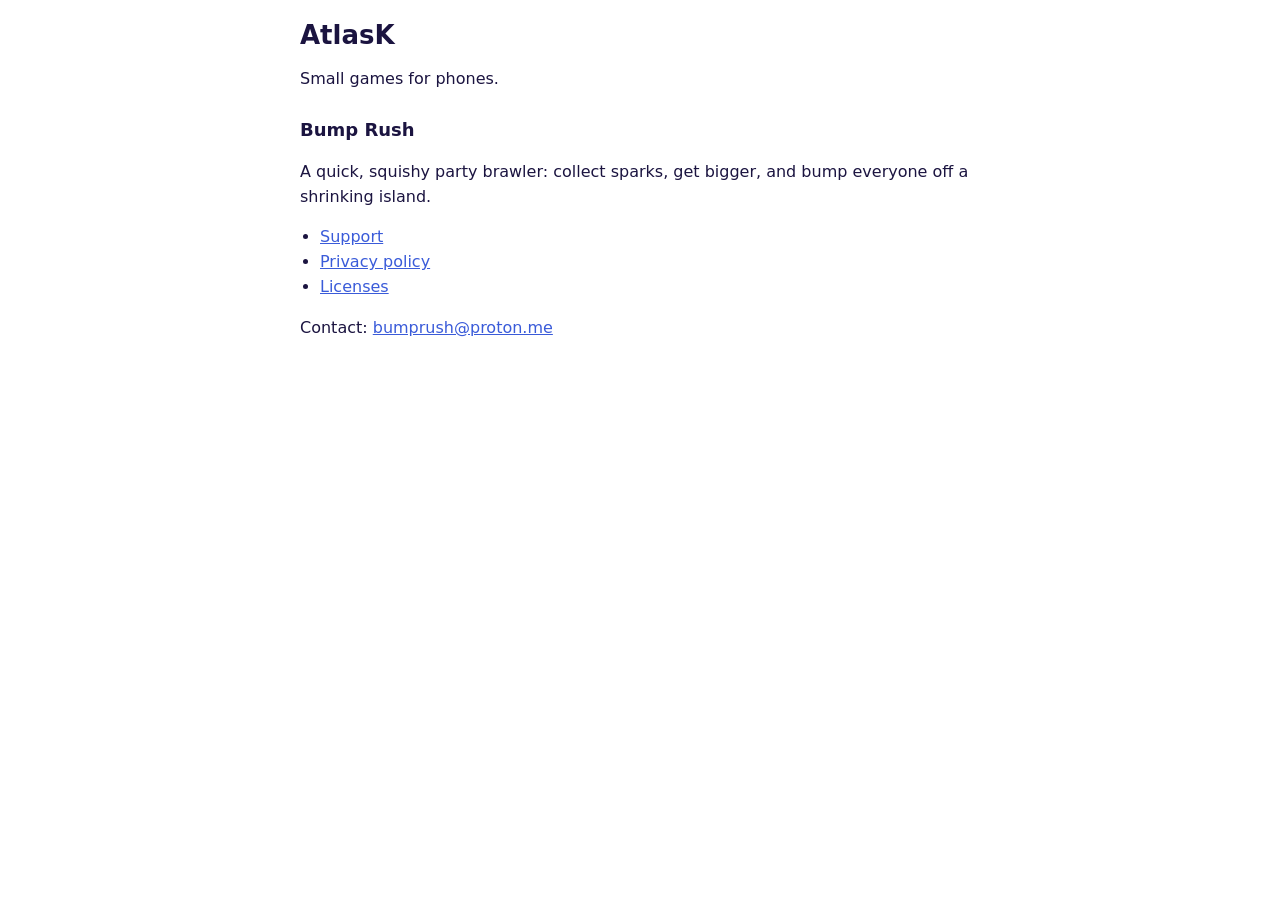
<file: index.html>
<!doctype html>
<html lang="en">
  <head>
    <meta charset="utf-8" />
    <meta name="viewport" content="width=device-width, initial-scale=1" />
    <title>AtlasK</title>
    <link rel="stylesheet" href="bumprush/legal.css" />
  </head>
  <body>
    <main>
      <h1>AtlasK</h1>
      <p>Small games for phones.</p>
      <h2>Bump Rush</h2>
      <p>A quick, squishy party brawler: collect sparks, get bigger, and bump everyone off a shrinking island.</p>
      <ul>
        <li><a href="bumprush/support.html">Support</a></li>
        <li><a href="bumprush/privacy.html">Privacy policy</a></li>
        <li><a href="bumprush/licenses.html">Licenses</a></li>
      </ul>
      <p>Contact: <a href="mailto:bumprush@proton.me">bumprush@proton.me</a></p>
    </main>
  </body>
</html>
</file>
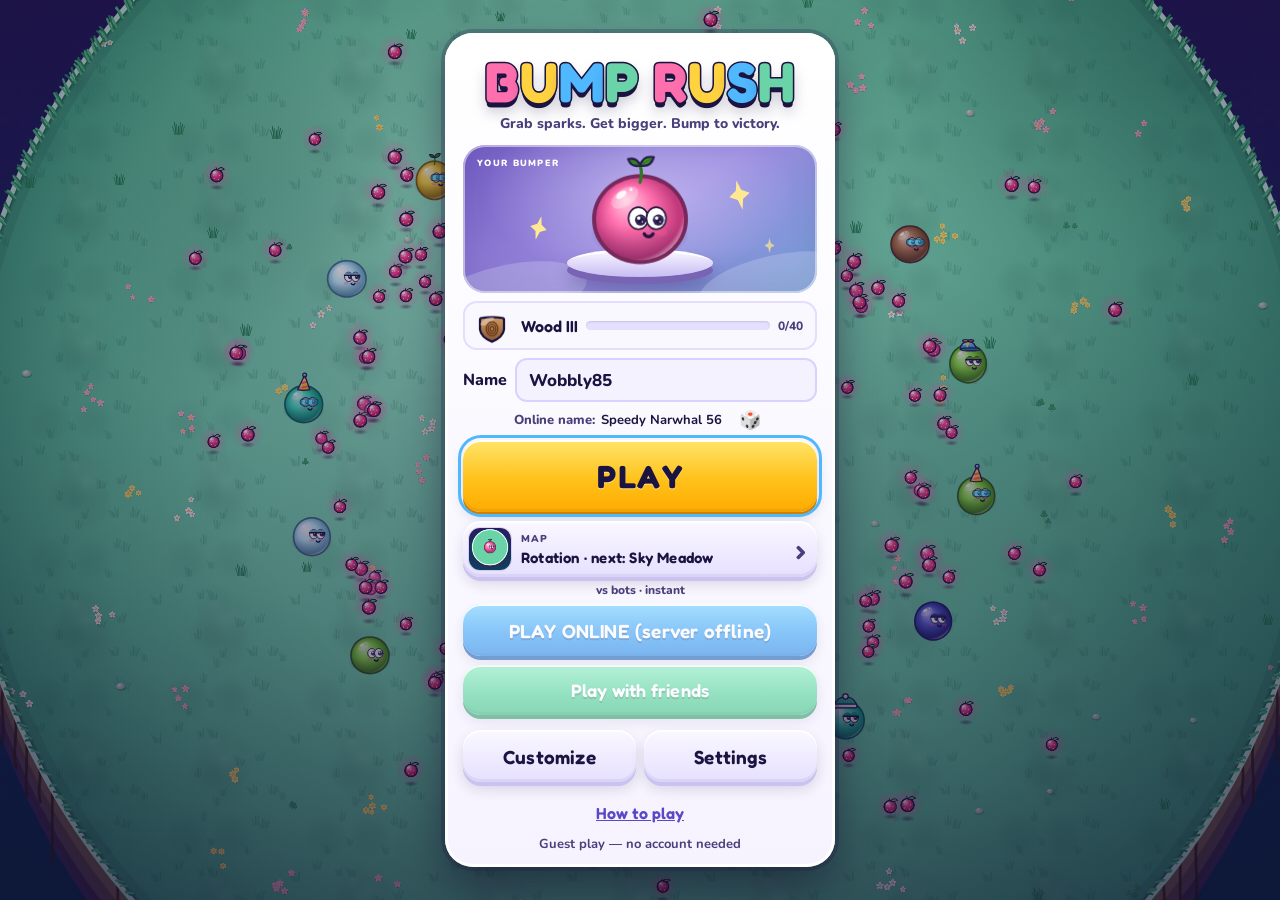
<file: bumprush/playtest-3af015591b/index.html>
<!doctype html>
<html lang="en">
  <head>
    <meta name="robots" content="noindex, nofollow" />
    <meta charset="UTF-8" />
    <meta name="viewport" content="width=device-width, initial-scale=1, maximum-scale=1, user-scalable=no, viewport-fit=cover" />
    <meta name="theme-color" content="#1b1440" />
    <meta name="apple-mobile-web-app-capable" content="yes" />
    <meta name="mobile-web-app-capable" content="yes" />
    <meta name="description" content="Bump Rush: collect sparks, get bigger, and bump everyone off - without falling off yourself." />
    <link rel="icon" type="image/svg+xml" href="./icon.svg" />
    <title>Bump Rush</title>
    <script type="module" crossorigin src="./assets/index-BIMQLHbM.js"></script>
    <link rel="stylesheet" crossorigin href="./assets/index-Cy3VYpGN.css">
  </head>
  <body>
    <canvas id="game" aria-label="Bump Rush game arena"></canvas>
    <div id="touch" aria-hidden="true"></div>
    <div id="hud" class="hidden"></div>
    <div id="screens"></div>
  </body>
</html>
</file>
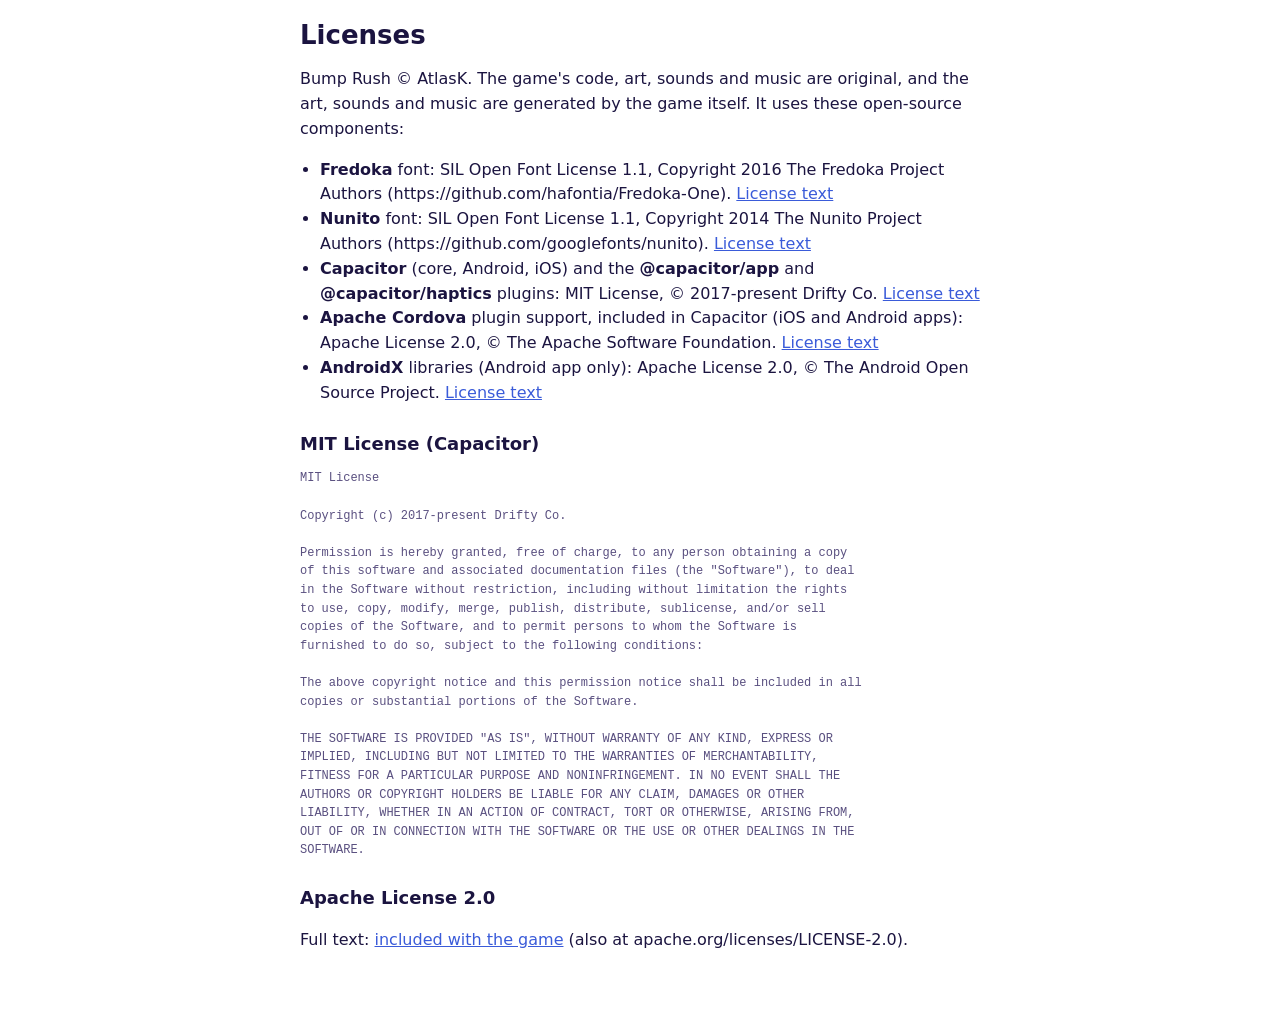
<file: bumprush/licenses.html>
<!doctype html>
<html lang="en">
  <head>
    <meta charset="utf-8" />
    <meta name="viewport" content="width=device-width, initial-scale=1" />
    <title>Bump Rush: Licenses</title>
    <link rel="stylesheet" href="legal.css" />
  </head>
  <body>
    <main>
      <h1>Licenses</h1>
      <p>Bump Rush © AtlasK. The game's code, art, sounds and music are original, and the art, sounds and music are generated by the game itself. It uses these open-source components:</p>
      <ul>
        <li><strong>Fredoka</strong> font: SIL Open Font License 1.1, Copyright 2016 The Fredoka Project Authors (https://github.com/hafontia/Fredoka-One). <a href="fonts/Fredoka-OFL.txt">License text</a></li>
        <li><strong>Nunito</strong> font: SIL Open Font License 1.1, Copyright 2014 The Nunito Project Authors (https://github.com/googlefonts/nunito). <a href="fonts/Nunito-OFL.txt">License text</a></li>
        <li><strong>Capacitor</strong> (core, Android, iOS) and the <strong>@capacitor/app</strong> and <strong>@capacitor/haptics</strong> plugins: MIT License, © 2017-present Drifty Co. <a href="licenses/CAPACITOR-MIT.txt">License text</a></li>
        <li><strong>Apache Cordova</strong> plugin support, included in Capacitor (iOS and Android apps): Apache License 2.0, © The Apache Software Foundation. <a href="licenses/APACHE-2.0.txt">License text</a></li>
        <li><strong>AndroidX</strong> libraries (Android app only): Apache License 2.0, © The Android Open Source Project. <a href="licenses/APACHE-2.0.txt">License text</a></li>
      </ul>
      <h2>MIT License (Capacitor)</h2>
      <pre>MIT License

Copyright (c) 2017-present Drifty Co.

Permission is hereby granted, free of charge, to any person obtaining a copy
of this software and associated documentation files (the "Software"), to deal
in the Software without restriction, including without limitation the rights
to use, copy, modify, merge, publish, distribute, sublicense, and/or sell
copies of the Software, and to permit persons to whom the Software is
furnished to do so, subject to the following conditions:

The above copyright notice and this permission notice shall be included in all
copies or substantial portions of the Software.

THE SOFTWARE IS PROVIDED "AS IS", WITHOUT WARRANTY OF ANY KIND, EXPRESS OR
IMPLIED, INCLUDING BUT NOT LIMITED TO THE WARRANTIES OF MERCHANTABILITY,
FITNESS FOR A PARTICULAR PURPOSE AND NONINFRINGEMENT. IN NO EVENT SHALL THE
AUTHORS OR COPYRIGHT HOLDERS BE LIABLE FOR ANY CLAIM, DAMAGES OR OTHER
LIABILITY, WHETHER IN AN ACTION OF CONTRACT, TORT OR OTHERWISE, ARISING FROM,
OUT OF OR IN CONNECTION WITH THE SOFTWARE OR THE USE OR OTHER DEALINGS IN THE
SOFTWARE.</pre>
      <h2>Apache License 2.0</h2>
      <p>Full text: <a href="licenses/APACHE-2.0.txt">included with the game</a> (also at apache.org/licenses/LICENSE-2.0).</p>
    </main>
  </body>
</html>
</file>
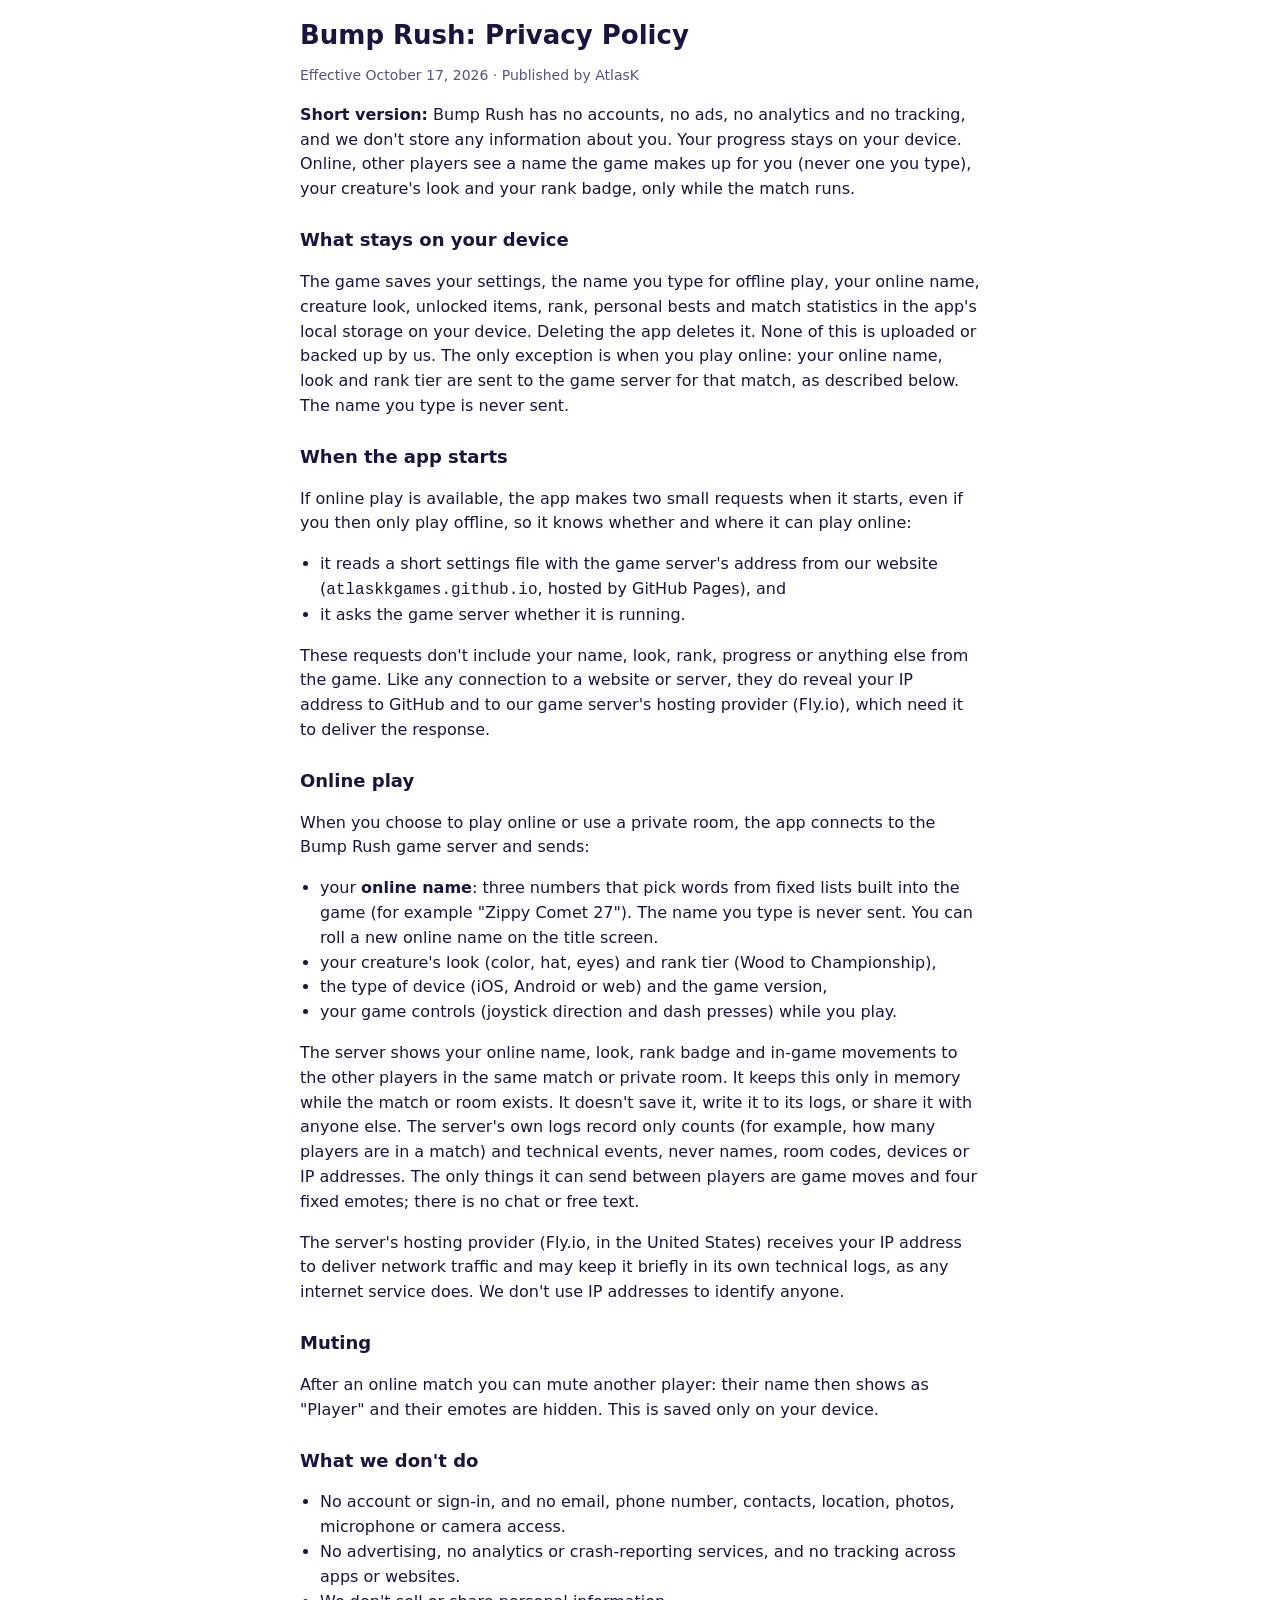
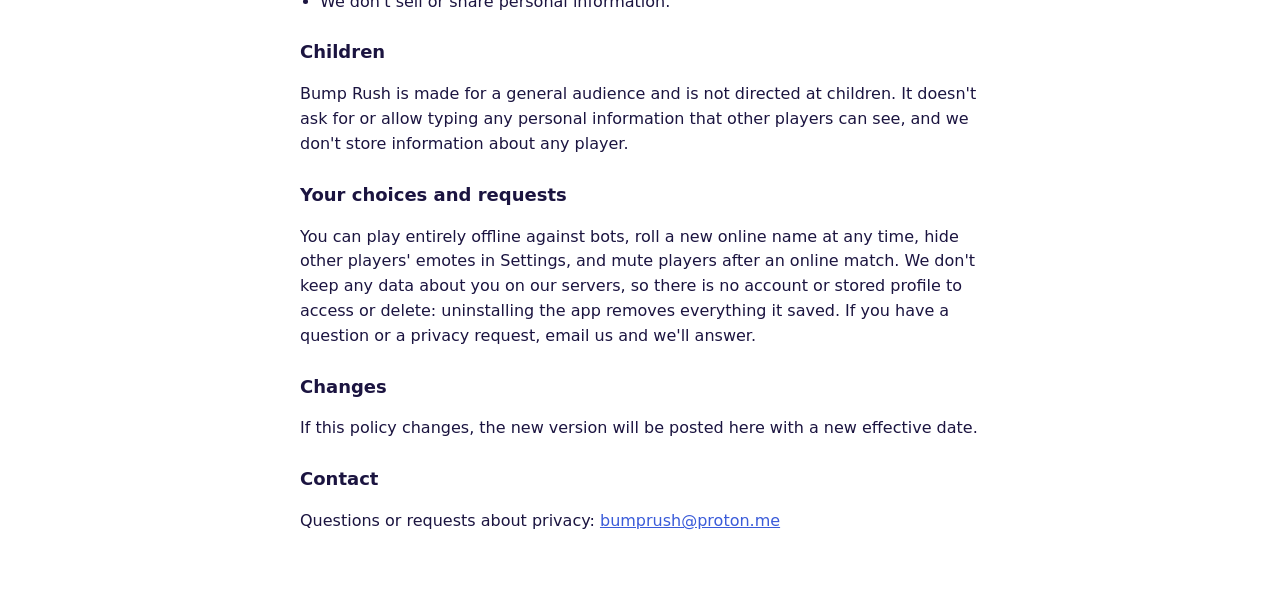
<file: bumprush/privacy.html>
<!doctype html>
<html lang="en">
  <head>
    <meta charset="utf-8" />
    <meta name="viewport" content="width=device-width, initial-scale=1" />
    <title>Bump Rush: Privacy Policy</title>
    <link rel="stylesheet" href="legal.css" />
  </head>
  <body>
    <main>
      <h1>Bump Rush: Privacy Policy</h1>
      <p class="meta">Effective October 17, 2026 · Published by AtlasK</p>

      <p><strong>Short version:</strong> Bump Rush has no accounts, no ads, no analytics and no tracking, and we don't store any information about you. Your progress stays on your device. Online, other players see a name the game makes up for you (never one you type), your creature's look and your rank badge, only while the match runs.</p>

      <h2>What stays on your device</h2>
      <p>The game saves your settings, the name you type for offline play, your online name, creature look, unlocked items, rank, personal bests and match statistics in the app's local storage on your device. Deleting the app deletes it. None of this is uploaded or backed up by us. The only exception is when you play online: your online name, look and rank tier are sent to the game server for that match, as described below. The name you type is never sent.</p>

      <h2>When the app starts</h2>
      <p>If online play is available, the app makes two small requests when it starts, even if you then only play offline, so it knows whether and where it can play online:</p>
      <ul>
        <li>it reads a short settings file with the game server's address from our website (<code>atlaskkgames.github.io</code>, hosted by GitHub Pages), and</li>
        <li>it asks the game server whether it is running.</li>
      </ul>
      <p>These requests don't include your name, look, rank, progress or anything else from the game. Like any connection to a website or server, they do reveal your IP address to GitHub and to our game server's hosting provider (Fly.io), which need it to deliver the response.</p>

      <h2>Online play</h2>
      <p>When you choose to play online or use a private room, the app connects to the Bump Rush game server and sends:</p>
      <ul>
        <li>your <strong>online name</strong>: three numbers that pick words from fixed lists built into the game (for example "Zippy Comet 27"). The name you type is never sent. You can roll a new online name on the title screen.</li>
        <li>your creature's look (color, hat, eyes) and rank tier (Wood to Championship),</li>
        <li>the type of device (iOS, Android or web) and the game version,</li>
        <li>your game controls (joystick direction and dash presses) while you play.</li>
      </ul>
      <p>The server shows your online name, look, rank badge and in-game movements to the other players in the same match or private room. It keeps this only in memory while the match or room exists. It doesn't save it, write it to its logs, or share it with anyone else. The server's own logs record only counts (for example, how many players are in a match) and technical events, never names, room codes, devices or IP addresses. The only things it can send between players are game moves and four fixed emotes; there is no chat or free text.</p>
      <p>The server's hosting provider (Fly.io, in the United States) receives your IP address to deliver network traffic and may keep it briefly in its own technical logs, as any internet service does. We don't use IP addresses to identify anyone.</p>

      <h2>Muting</h2>
      <p>After an online match you can mute another player: their name then shows as "Player" and their emotes are hidden. This is saved only on your device.</p>

      <h2>What we don't do</h2>
      <ul>
        <li>No account or sign-in, and no email, phone number, contacts, location, photos, microphone or camera access.</li>
        <li>No advertising, no analytics or crash-reporting services, and no tracking across apps or websites.</li>
        <li>We don't sell or share personal information.</li>
      </ul>

      <h2>Children</h2>
      <p>Bump Rush is made for a general audience and is not directed at children. It doesn't ask for or allow typing any personal information that other players can see, and we don't store information about any player.</p>

      <h2>Your choices and requests</h2>
      <p>You can play entirely offline against bots, roll a new online name at any time, hide other players' emotes in Settings, and mute players after an online match. We don't keep any data about you on our servers, so there is no account or stored profile to access or delete: uninstalling the app removes everything it saved. If you have a question or a privacy request, email us and we'll answer.</p>

      <h2>Changes</h2>
      <p>If this policy changes, the new version will be posted here with a new effective date.</p>

      <h2>Contact</h2>
      <p>Questions or requests about privacy: <a href="mailto:bumprush@proton.me">bumprush@proton.me</a></p>
    </main>
  </body>
</html>
</file>
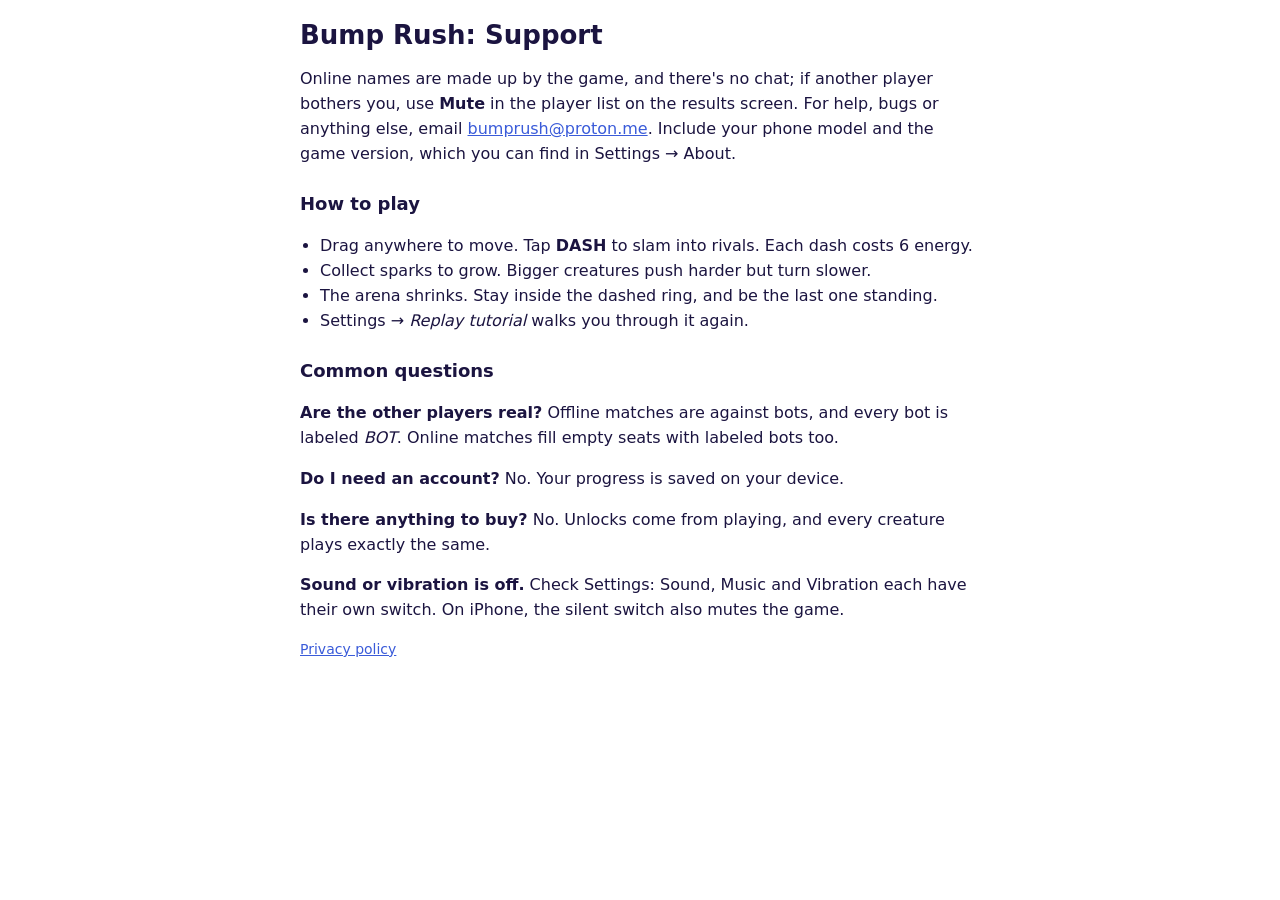
<file: bumprush/support.html>
<!doctype html>
<html lang="en">
  <head>
    <meta charset="utf-8" />
    <meta name="viewport" content="width=device-width, initial-scale=1" />
    <title>Bump Rush: Support</title>
    <link rel="stylesheet" href="legal.css" />
  </head>
  <body>
    <main>
      <h1>Bump Rush: Support</h1>
      <p>Online names are made up by the game, and there's no chat; if another player bothers you, use <strong>Mute</strong> in the player list on the results screen. For help, bugs or anything else, email <a href="mailto:bumprush@proton.me">bumprush@proton.me</a>. Include your phone model and the game version, which you can find in Settings → About.</p>

      <h2>How to play</h2>
      <ul>
        <li>Drag anywhere to move. Tap <strong>DASH</strong> to slam into rivals. Each dash costs 6 energy.</li>
        <li>Collect sparks to grow. Bigger creatures push harder but turn slower.</li>
        <li>The arena shrinks. Stay inside the dashed ring, and be the last one standing.</li>
        <li>Settings → <em>Replay tutorial</em> walks you through it again.</li>
      </ul>

      <h2>Common questions</h2>
      <p><strong>Are the other players real?</strong> Offline matches are against bots, and every bot is labeled <em>BOT</em>. Online matches fill empty seats with labeled bots too.</p>
      <p><strong>Do I need an account?</strong> No. Your progress is saved on your device.</p>
      <p><strong>Is there anything to buy?</strong> No. Unlocks come from playing, and every creature plays exactly the same.</p>
      <p><strong>Sound or vibration is off.</strong> Check Settings: Sound, Music and Vibration each have their own switch. On iPhone, the silent switch also mutes the game.</p>

      <p class="meta"><a href="privacy.html">Privacy policy</a></p>
    </main>
  </body>
</html>
</file>
<file: bumprush/legal.css>
:root {
  --bg: #ffffff;
  --text: #1b1440;
  --muted: #5a5080;
  --link: #3a5bd9;
  color-scheme: light dark;
}

@media (prefers-color-scheme: dark) {
  :root {
    --bg: #17112f;
    --text: #f1eeff;
    --muted: #b7aedf;
    --link: #8fb4ff;
  }
}

body {
  margin: 0;
  background: var(--bg);
  color: var(--text);
  font: 16px/1.55 ui-rounded, 'Segoe UI', system-ui, -apple-system, Roboto, sans-serif;
}

main {
  max-width: 680px;
  margin: 0 auto;
  padding: 20px 16px 40px;
}

h1 {
  font-size: 26px;
  line-height: 1.2;
  margin: 0 0 6px;
}

h2 {
  font-size: 18px;
  margin: 24px 0 6px;
}

.meta {
  color: var(--muted);
  font-size: 14px;
}

a {
  color: var(--link);
}

ul {
  padding-left: 20px;
}

pre {
  white-space: pre-wrap;
  font-size: 12px;
  color: var(--muted);
}
</file>
<file: bumprush/playtest-3af015591b/assets/index-Cy3VYpGN.css>
@font-face{font-family:Fredoka;src:url(./Fredoka-latin-DM6njrJ3.woff2)format("woff2");font-weight:300 700;font-display:swap}@font-face{font-family:Nunito;src:url(./Nunito-latin-BzFMHfZw.woff2)format("woff2");font-weight:600 900;font-display:swap}:root{--ink:#1b1440;--ink-soft:#4a3f7a;--gold:#ffd23f;--gold-deep:#ffae00;--pink:#ff6fae;--sky:#4fb8ff;--mint:#6bd3a8;--danger:#ff5470;--panel:#fffffff7;--hud-glass:linear-gradient(160deg, #402f6ff0, #1a133ae6);--sat:max(env(safe-area-inset-top,0px), var(--safe-area-inset-top,0px));--sar:max(env(safe-area-inset-right,0px), var(--safe-area-inset-right,0px));--sab:max(env(safe-area-inset-bottom,0px), var(--safe-area-inset-bottom,0px));--sal:max(env(safe-area-inset-left,0px), var(--safe-area-inset-left,0px));--font:"Nunito", ui-rounded, "SF Pro Rounded", "Segoe UI", system-ui, -apple-system, Roboto, sans-serif;--display:"Fredoka", "Nunito", ui-rounded, "SF Pro Rounded", "Segoe UI", system-ui, -apple-system, Roboto, sans-serif;--lightningcss-light: ;--lightningcss-dark:initial;color-scheme:dark}*{box-sizing:border-box}html,body{color:#fff;height:100%;font-family:var(--font);touch-action:none;-webkit-user-select:none;user-select:none;-webkit-touch-callout:none;-webkit-tap-highlight-color:transparent;overscroll-behavior:none;background:#1b1440;margin:0;overflow:hidden}.hidden{display:none!important}#game{display:block;position:fixed;inset:0}#touch{pointer-events:none;z-index:2;position:fixed;inset:0}#touch.active{pointer-events:auto}#touch:not(.active) .dash-btn,#touch:not(.active) .stick-base,#touch:not(.active) .stick-hint{display:none}.stick-base{opacity:0;pointer-events:none;background:#ffffff14;border:3px solid #fff6;border-radius:50%;width:132px;height:132px;margin:-66px 0 0 -66px;transition:opacity .12s;position:absolute;top:0;left:0}.stick-base.show{opacity:1}.stick-knob{background:#ffffffd9;border-radius:50%;width:60px;height:60px;margin:-30px 0 0 -30px;position:absolute;top:50%;left:50%;box-shadow:0 4px 14px #0000004d}.stick-hint{left:calc(28px + var(--sal));bottom:calc(150px + var(--sab));text-align:center;color:#ffffffeb;pointer-events:none;border:3px dashed #ffffff73;border-radius:22px;justify-content:center;align-items:center;width:160px;height:120px;font-size:15px;font-weight:800;animation:1.6s ease-in-out infinite hint;display:none;position:absolute}.stick-hint.show{display:flex}#touch.left-handed .stick-hint{left:auto;right:calc(28px + var(--sar))}@keyframes hint{0%,to{transform:translate(0)}50%{transform:translate(10px,-6px)}}.dash-btn{right:calc(26px + var(--sar));bottom:calc(30px + var(--sab));background:radial-gradient(circle at 35% 30%, #ffb3d4, var(--pink) 55%, #c23a7c);color:#fff;width:108px;height:108px;font-family:var(--font);touch-action:none;cursor:pointer;border:4px solid #fff;border-radius:50%;flex-direction:column;justify-content:center;align-items:center;gap:1px;transition:transform 60ms,filter .15s,box-shadow .2s;display:flex;position:absolute;box-shadow:0 6px #00000040,0 0 #ff6fae99}#touch.left-handed .dash-btn{right:auto;left:calc(26px + var(--sal))}.dash-btn.ready{box-shadow:0 6px #00000040,0 0 22px 4px #ff6faea6}.dash-btn.cooling,.dash-btn.empty{filter:saturate(.35)brightness(.85)}.dash-btn.pressed{transform:scale(.9)}.dash-btn.denied{animation:.25s shake}.dash-label{letter-spacing:1px;text-shadow:0 2px #00000040;font-size:22px;font-weight:900}.dash-cost{background:#1b14408c;border-radius:999px;padding:1px 8px;font-size:14px;font-weight:900}.dash-pips{letter-spacing:2px;color:#fff3b8;min-height:12px;font-size:10px;font-weight:900}.dash-ring{pointer-events:none;width:calc(100% + 20px);height:calc(100% + 20px);position:absolute;inset:-10px;transform:rotate(-90deg)}.dash-ring circle{fill:none;stroke:#fffffff2;stroke-width:5px;stroke-linecap:round}@keyframes shake{0%,to{translate:0}25%{translate:-6px}75%{translate:6px}}#hud{pointer-events:none;z-index:3;font-family:var(--display);position:fixed;inset:0}.hud-top{top:calc(10px + var(--sat));left:calc(10px + var(--sal));right:calc(10px + var(--sar));align-items:center;gap:8px;display:flex;position:absolute}.pill{white-space:nowrap;-webkit-backdrop-filter:blur(4px);backdrop-filter:blur(4px);background:#140a329e;border-radius:999px;padding:8px 13px;font-size:14px;font-weight:800}.pill.phase{text-align:center;text-overflow:ellipsis;flex:1;min-width:0;padding:8px 10px;overflow:hidden}.pill.danger{background:var(--danger)}.pill.pulse{animation:.5s ease-in-out infinite alternate pulse}@keyframes pulse{to{filter:brightness(1.3);transform:scale(1.04)}}.icon-btn{pointer-events:auto;cursor:pointer;background:#140a329e;border:none;border-radius:50%;justify-content:center;align-items:center;width:46px;height:46px;display:flex}.bars,.bars:before,.bars:after{background:#fff;border-radius:2px;width:18px;height:3px;display:block;position:relative}.bars:before,.bars:after{content:"";position:absolute}.bars:before{top:-6px}.bars:after{top:6px}.feed{top:calc(64px + var(--sat));left:calc(10px + var(--sal));flex-direction:column;gap:4px;max-width:62vw;display:flex;position:absolute}.feed-item{background:#140a328c;border-radius:10px;padding:4px 9px;font-size:12px;font-weight:800;transition:opacity .6s}.feed-item.mine{color:var(--ink);background:#ffd23fe6}.feed-item.fade{opacity:0}.banner-wrap{text-align:center;position:absolute;top:28%;left:0;right:0}.banner{color:#fff;-webkit-text-stroke:5px var(--ink);paint-order:stroke fill;text-shadow:0 6px 0 var(--ink), 0 10px 18px #140a3259;opacity:0;font-size:64px;font-weight:700;line-height:1;transition:opacity .15s,transform .2s cubic-bezier(.3,1.6,.5,1);display:inline-block;transform:scale(.6)}.banner.show{opacity:1;transform:scale(1)}.banner.bad{color:#ffd0d8;font-size:42px}.banner.good{color:var(--gold)}.banner.count{color:var(--gold);-webkit-text-stroke-width:6px;font-size:104px}.banner-sub{text-shadow:0 2px 4px #0009;margin-top:8px;font-size:16px;font-weight:800}.tagline{text-align:center;background:#140a32b3;border-radius:16px;width:min(86vw,340px);padding:12px 14px;font-size:18px;font-weight:800;line-height:1.3;position:absolute;top:44%;left:50%;transform:translate(-50%)}.tut-card{top:calc(66px + var(--sat));background:var(--panel);width:min(90vw,360px);color:var(--ink);text-align:center;pointer-events:auto;border-radius:18px;padding:12px 16px 6px;font-size:17px;font-weight:700;line-height:1.3;position:absolute;left:50%;transform:translate(-50%);box-shadow:0 8px 24px #0000004d}.tut-card.bump{animation:.3s cubic-bezier(.3,1.6,.5,1) pop}.tut-card small{color:var(--ink-soft);font-size:14px}.tut-card .count{background:var(--gold);border-radius:999px;padding:0 8px;font-weight:900;display:inline-block}.tut-note{color:#c4362b;min-height:4px;font-size:14px}.energy-chip{right:calc(26px + var(--sar));bottom:calc(150px + var(--sab));text-align:center;background:#140a32b3;border-radius:999px;width:108px;padding:5px 0;font-size:20px;font-weight:900;position:absolute}body.left-handed .energy-chip{right:auto;left:calc(26px + var(--sal))}.energy-chip .bolt{color:var(--gold);margin-right:4px}.energy-chip.up{animation:.25s pop}.energy-chip.down{animation:.2s shake}.net-status{top:calc(62px + var(--sat));background:var(--danger);border-radius:999px;padding:6px 12px;font-size:13px;font-weight:800;position:absolute;left:50%;transform:translate(-50%)}@keyframes pop{0%{transform:translateX(var(--tx,0)) scale(.85)}60%{transform:translateX(var(--tx,0)) scale(1.08)}to{transform:translateX(var(--tx,0)) scale(1)}}.tut-card{--tx:-50%}#screens{z-index:5;display:none;position:fixed;inset:0}#screens.screen{padding:calc(12px + var(--sat)) calc(12px + var(--sar)) calc(12px + var(--sab)) calc(12px + var(--sal));touch-action:pan-y;background:#0f082d8c;justify-content:center;align-items:flex-start;display:flex;overflow-y:auto}#screens.title-screen{background:linear-gradient(#0f082d33,#0f082d8c)}#screens.screen-bar{padding:0 calc(12px + var(--sar)) calc(12px + var(--sab)) calc(12px + var(--sal));display:block;inset:auto 0 0}.panel{color:var(--ink);text-align:center;-webkit-user-select:none;user-select:none;background:linear-gradient(#fff 0%,#f6f3ff 100%);border-radius:28px;width:min(100%,390px);min-width:0;margin:auto;padding:18px 18px 14px;animation:.28s cubic-bezier(.3,1.5,.5,1) panel-in;box-shadow:inset 0 0 0 3px #ffffffe6,0 0 0 4px #1b144038,0 18px 44px #08041e73}@keyframes panel-in{0%{opacity:0;transform:translateY(16px)scale(.96)}}.panel h2{font-family:var(--display);letter-spacing:.3px;margin:4px 0 10px;font-size:27px;font-weight:700}.panel p{margin:6px 0}.small{color:var(--ink-soft);font-size:14px}.logo{font-family:var(--display);letter-spacing:1px;white-space:nowrap;margin:2px 0 4px;font-size:clamp(32px,12vw,56px);font-weight:700;line-height:1}.logo span{-webkit-text-stroke:3px var(--ink);paint-order:stroke fill;text-shadow:0 5px 0 var(--ink), 0 9px 14px #1b144040;animation:2.4s ease-in-out infinite wobble;display:inline-block}.logo span:nth-child(4n+1){color:var(--pink)}.logo span:nth-child(4n+2){color:var(--gold);animation-delay:.15s}.logo span:nth-child(4n+3){color:var(--sky);animation-delay:.3s}.logo span:nth-child(4n+4){color:var(--mint);animation-delay:.45s}@keyframes wobble{0%,to{transform:translateY(0)scale(1)}40%{transform:translateY(-5px)scale(.95,1.06)}60%{transform:translateY(1px)scale(1.06,.94)}}.pitch{color:var(--ink-soft);font-size:14px;font-weight:800;line-height:1.3}.preview{width:130px;height:130px;margin:0 auto;display:block}.preview.big{width:170px;height:170px}.preview-stage{isolation:isolate;background:radial-gradient(at 50% 32%,#e1ddff80,#0000 62%),linear-gradient(145deg,#715bc1,#9b8bdf 52%,#729ed5);border-radius:22px;height:148px;margin:12px 0 8px;position:relative;overflow:hidden;box-shadow:inset 0 0 0 2px #ffffff80,inset 0 -16px 30px #392d7326}.preview-stage:before,.preview-stage:after{content:"";background:#ebefff38;border-radius:50%;width:160px;height:60px;position:absolute;bottom:-32px;transform:rotate(-12deg)}.preview-stage:before{left:-35px}.preview-stage:after{bottom:-22px;right:-40px}.stage-label{font:900 9px var(--font);letter-spacing:1.3px;color:#fff;position:absolute;top:12px;left:14px}.preview-stage .preview{z-index:1;width:166px;height:166px;margin-top:-19px;position:relative}.stage-plinth{background:linear-gradient(#f7f3ff,#c7bdf3);border-top:3px solid #fff;border-radius:50%;width:146px;height:28px;position:absolute;bottom:16px;left:50%;transform:translate(-50%);box-shadow:0 7px #7964b3,0 13px 16px #22175140}.stage-spark{clip-path:polygon(50% 0,63% 34%,100% 50%,63% 65%,50% 100%,37% 65%,0 50%,37% 34%);background:#ffe892;width:17px;height:24px;position:absolute}.spark-one{top:48%;left:19%;transform:rotate(14deg)}.spark-two{width:21px;height:30px;top:24%;right:19%;transform:rotate(-12deg)}.spark-three{opacity:.7;width:10px;height:15px;top:63%;right:12%}.customize .preview-stage{height:172px}.customize .preview-stage .preview{width:196px;height:196px;margin-top:-22px}.customize .stage-plinth{width:168px}.customize .cos-label{margin:6px 0 12px}.name-row{align-items:center;gap:8px;margin:4px 0 8px;font-weight:800;display:flex}.name-input,.text-input{min-width:0;min-height:44px;font:800 17px var(--font);color:var(--ink);-webkit-user-select:text;user-select:text;touch-action:manipulation;background:#f5f2ff;border:2px solid #d9d2ff;border-radius:12px;flex:1;padding:0 12px}.btn{--edge:#cbc2f2;width:100%;min-height:52px;color:var(--ink);font:600 19px var(--display);letter-spacing:.2px;box-shadow:inset 0 2px 0 #fffffff2, inset 0 -3px 0 #1b14400f, 0 4px 0 var(--edge), 0 7px 14px #1b144024;cursor:pointer;touch-action:manipulation;background:linear-gradient(#faf8ff 0%,#e6e0ff 100%);border:none;border-radius:18px;margin:6px 0 9px;transition:transform 60ms,box-shadow 60ms;display:block}.btn:active{box-shadow:inset 0 2px 0 #fff9, 0 1px 0 var(--edge), 0 3px 6px #1b144024;transform:translateY(3px)}.btn:focus-visible,.link-btn:focus-visible,.cos-item:focus-visible,.icon-btn:focus-visible,.rank-chip:focus-visible,.name-input:focus-visible,.text-input:focus-visible{outline:3px solid var(--sky);outline-offset:2px}.btn.primary{--edge:#d27f00;text-shadow:0 1px #ffffff8c;background:linear-gradient(#ffe46b 0%,#ffc21a 55%,#ffab00 100%)}.btn.huge{letter-spacing:1.5px;min-height:72px;font-size:32px;font-weight:700}.btn.secondary{--edge:#1d63b5;color:#fff;text-shadow:0 2px #0f326e59;background:linear-gradient(#6fd0ff 0%,#3ba4f5 55%,#2a8be6 100%)}.btn.small{min-height:44px;font-size:15px}.btn[aria-disabled=true]{opacity:.6}.row{gap:8px;display:flex}.row>*{flex:1;min-width:0}.link-btn{color:#5a48c8;font:600 16px var(--display);cursor:pointer;background:0 0;border:none;min-height:44px;padding:0 10px;text-decoration:underline}.sub-note{color:var(--ink-soft);margin:-4px 0 6px;font-size:12px;font-weight:800}.bests{color:var(--ink-soft);font-size:13px;font-weight:700}.toggle{text-align:left;cursor:pointer;border-bottom:1px solid #eee9ff;justify-content:space-between;align-items:center;gap:12px;min-height:56px;padding:4px 2px;display:flex;position:relative}.t-label{font-size:17px;font-weight:900}.t-hint{color:var(--ink-soft);font-size:13px}.toggle input{opacity:0;width:1px;height:1px;position:absolute}.switch{background:#d5cff0;border-radius:999px;flex:none;width:54px;height:32px;transition:background .15s;position:relative}.switch:after{content:"";background:#fff;border-radius:50%;width:26px;height:26px;transition:transform .15s;position:absolute;top:3px;left:3px;box-shadow:0 2px 4px #0003}.toggle input:checked+.switch{background:var(--mint)}.toggle input:checked+.switch:after{transform:translate(22px)}.toggle input:focus-visible+.switch{outline:3px solid var(--sky);outline-offset:2px}.field{text-align:left;flex-direction:column;gap:4px;margin:10px 0 6px;font-weight:800;display:flex}.cos-label{min-height:20px;color:var(--ink-soft);font-size:14px;font-weight:800}.cos-rows h3{text-align:left;margin:10px 0 6px;font-size:15px}.cos-items{grid-template-columns:repeat(6,1fr);gap:6px;display:grid}.cos-items.hat,.cos-items.eyes{grid-template-columns:repeat(4,1fr)}.cos-item{min-height:44px;font:800 12px var(--font);color:var(--ink);cursor:pointer;background:#ece8ff;border:3px solid #0000;border-radius:12px;padding:2px;position:relative}.cos-item.sel{border-color:var(--ink);box-shadow:0 0 0 2px #fff,0 3px 8px #1b144029}.cos-item.sel:after{content:"✓";background:var(--ink);color:#fff;border:2px solid #fff;border-radius:50%;place-items:center;width:19px;height:19px;font-size:11px;line-height:1;display:grid;position:absolute;top:-6px;right:-5px}.cos-item.locked{filter:grayscale(.8);opacity:.55}.cos-item .lock{font-size:12px;position:absolute;bottom:0;right:1px}.cos-item.icon{flex-direction:column;align-items:center;gap:1px;padding:4px 2px 5px;font-size:11px;line-height:1.1;display:flex}.cos-icon{pointer-events:none;width:52px;height:52px;display:block}.cos-name{white-space:nowrap;text-overflow:ellipsis;max-width:100%;overflow:hidden}.cos-item.r-rare.icon{background:linear-gradient(#e3f1ff,#cfe5ff)}.cos-item.r-epic.icon{background:linear-gradient(#f1e4ff,#dcc6ff)}.cos-item.r-legendary.icon{background:linear-gradient(#fff6d6,#ffe196)}.cos-item.r-rare{box-shadow:inset 0 -4px #4fa3ff}.cos-item.r-epic{box-shadow:inset 0 -4px #a45cff}.cos-item.r-legendary{box-shadow:inset 0 -4px #f5b700,0 0 0 1px #f5b7008c}.cos-item.sel.r-rare{box-shadow:inset 0 -4px #4fa3ff,0 0 0 2px #fff,0 3px 8px #1b144029}.cos-item.sel.r-epic{box-shadow:inset 0 -4px #a45cff,0 0 0 2px #fff,0 3px 8px #1b144029}.cos-item.sel.r-legendary{box-shadow:inset 0 -4px #f5b700,0 0 0 2px #fff,0 3px 10px #f5a00059}.cos-item.r-legendary{overflow:hidden}.cos-item.sel.r-legendary{overflow:visible}.cos-item.r-legendary:before{content:"";border-radius:inherit;pointer-events:none;background:linear-gradient(105deg,#0000 35%,#ffffffb3 50%,#0000 65%) 0 0/250% 100%;animation:2.8s ease-in-out infinite cos-shimmer;position:absolute;inset:0}@keyframes cos-shimmer{0%{background-position:130% 0}60%,to{background-position:-130% 0}}@media (prefers-reduced-motion:reduce){.cos-item.r-legendary:before{opacity:0;animation:none}}.result-hero{background:radial-gradient(at 50% 0,#fff,#0000 75%),#e9e1ff;border-radius:22px;margin:-6px -6px 12px;padding:15px 10px 18px;position:relative;box-shadow:inset 0 0 0 1px #7b5db41f}.win .result-hero{background:radial-gradient(at 50% 0,#fffdf0,#0000 75%),#ffe8a3;box-shadow:inset 0 0 0 1px #b77c1126}.result-eyebrow{color:#62518e;font:900 10px var(--font);letter-spacing:1.6px;margin-bottom:9px}.win .result-eyebrow{color:#875b12}.result-heading{justify-content:center;align-items:center;gap:10px;display:flex}.result-emblem{flex:none;width:56px;height:56px;transform:rotate(-8deg)}.result-emblem svg{width:100%;height:100%;display:block}.results .place{font-family:var(--display);font-size:clamp(32px,10vw,42px);font-weight:700;line-height:1.05}.results.win .place{color:#67400d;text-shadow:0 2px #fff4c5}.results.good .place{color:#5a48c8}.results .of{color:var(--ink-soft);font-weight:800}.results .why{margin-top:10px;font-size:18px;font-weight:900}.results .tip{color:var(--ink-soft);font-size:14px}.stats{grid-template-columns:repeat(4,1fr);gap:6px;margin:12px 0 8px;display:grid}.stat{background:linear-gradient(#faf8ff,#efe9fb);border:1px solid #e5def7;border-radius:12px;padding:8px 2px;box-shadow:inset 0 2px #fff}.stat .v{font-family:var(--display);font-size:25px;font-weight:900}.stat .l{color:var(--ink-soft);font-size:11px;font-weight:800}.badge{background:var(--mint);color:var(--ink);border-radius:999px;margin:2px;padding:4px 10px;font-size:13px;font-weight:900;display:inline-block}.badge.gold{background:var(--gold)}.next-unlock{color:var(--ink-soft);margin:6px 0;font-size:13px;font-weight:800}.next-unlock .bar{background:#e5e0ff;border-radius:999px;height:8px;margin-top:4px;overflow:hidden}.next-unlock .bar i{background:var(--sky);height:100%;display:block}.spectate-bar{background:var(--panel);color:var(--ink);border-radius:18px;align-items:center;gap:8px;padding:8px 10px;font-weight:900;display:flex;box-shadow:0 8px 24px #0000004d}.spectate-bar .btn{margin:0}.spectate-bar .btn.primary{flex:2}.spectate-bar .btn.small{flex:1}.spinner{border:6px solid #e5e0ff;border-top-color:var(--pink);border-radius:50%;width:46px;height:46px;margin:10px auto;animation:.8s linear infinite spin}@keyframes spin{to{transform:rotate(360deg)}}.queue-status{min-height:40px;font-weight:800}.btn.map-btn{justify-content:space-between;align-items:center;gap:10px;min-height:56px;padding:5px 12px 5px 6px;font-size:15px;display:flex}.map-btn-thumb{border-radius:11px;flex:none;width:42px;height:42px;box-shadow:0 0 0 1px #1b14401f}.map-btn-copy{text-align:left;flex-direction:column;flex:1;align-items:flex-start;gap:2px;min-width:0;display:flex}.map-btn-arrow{color:var(--ink-soft);font-size:27px}.map-btn-k{font:900 10px var(--font);letter-spacing:1px;text-transform:uppercase;color:var(--ink-soft)}.map-btn-v{text-align:left;text-overflow:ellipsis;white-space:nowrap;min-width:0;max-width:100%;font-weight:600;overflow:hidden}.maps{flex-direction:column;gap:8px;display:flex}.maps h2,.maps>.small{margin:0}.map-card{--map-accent:#8063c1;--map-wash:#f0eaff;background:linear-gradient(110deg, var(--map-wash), #fff);width:100%;min-height:76px;color:var(--ink);font:700 14px var(--font);text-align:left;cursor:pointer;touch-action:manipulation;border:2px solid #e5def2;border-radius:18px;align-items:center;gap:12px;padding:8px;display:flex;box-shadow:0 3px #27194b0d}.map-card[data-map=meadow]{--map-accent:#34816a;--map-wash:#e3f6ed}.map-card[data-map=frost]{--map-accent:#337eab;--map-wash:#e1f4ff}.map-card[data-map=ember]{--map-accent:#b75d32;--map-wash:#fff0e0}.map-card[data-map=station]{--map-accent:#7e55b0;--map-wash:#f3e9ff}.map-card.sel{border-color:var(--map-accent);box-shadow:0 3px 0 var(--map-accent), 0 5px 12px #27194b1a}.map-choice-mark{color:#fff;border:2px solid #cfc5e1;border-radius:50%;flex:none;place-items:center;width:20px;height:20px;margin-left:auto;font-size:12px;display:grid}.map-card.sel .map-choice-mark{background:var(--map-accent);border-color:var(--map-accent)}.map-card:focus-visible{outline:3px solid var(--sky);outline-offset:2px}.map-thumb{border-radius:12px;flex:none;width:66px;height:66px}.map-card-text{flex-direction:column;flex:1;gap:2px;min-width:0;line-height:1.25;display:flex}.map-card-text b{font-size:16px;font-weight:900}.map-card-text span{color:var(--ink-soft);font-size:13px}.map-looks{grid-template-columns:repeat(4,1fr);gap:6px;margin:8px 0 2px;display:grid}.map-looks figure{flex-direction:column;align-items:center;gap:3px;margin:0;display:flex}.map-looks canvas{aspect-ratio:1;border-radius:12px;width:100%;max-width:76px}.map-looks figcaption{color:var(--ink-soft);text-align:center;font-size:11px;font-weight:800;line-height:1.15}.map-intro{top:calc(64px + var(--sat));text-align:center;background:#140a32b8;border-radius:16px;flex-direction:column;gap:2px;width:min(88vw,340px);padding:10px 14px;display:flex;position:absolute;left:50%;transform:translate(-50%)}.map-intro b{letter-spacing:.5px;color:var(--gold);font-size:20px;font-weight:900}.map-intro span{font-size:15px;font-weight:700;line-height:1.3}.playtest-note{color:#5a48c8;margin:2px 0 6px;font-size:13px;font-weight:800}.feedback{text-align:left;flex-direction:column;gap:12px;display:flex}.feedback h2,.feedback>.small{text-align:center;margin:0}.fb-field{flex-direction:column;gap:6px;display:flex}.fb-q{font-size:15px;font-weight:900;line-height:1.25}.fb-field input,.fb-field textarea,.fb-preview{width:100%;min-height:44px;font:700 16px var(--font);color:var(--ink);resize:vertical;-webkit-user-select:text;user-select:text;touch-action:manipulation;background:#f5f2ff;border:2px solid #d9d2ff;border-radius:12px;padding:10px 12px}.fb-field input:focus-visible,.fb-field textarea:focus-visible{outline:3px solid var(--sky);outline-offset:1px}.fb-chips{gap:8px;display:flex}.fb-chip,.fb-dot{min-height:46px;color:var(--ink);font:900 16px var(--font);cursor:pointer;touch-action:manipulation;background:#fff;border:2px solid #d9d2ff;border-radius:12px;flex:1}.fb-chip[aria-pressed=true]{background:var(--sky);border-color:var(--sky);color:#fff}.fb-rate{gap:6px;display:flex}.fb-dot[aria-pressed=true]{background:var(--gold);border-color:var(--gold-deep)}.fb-scale{color:var(--ink-soft);justify-content:space-between;font-size:12px;font-weight:800;display:flex}.fb-check{cursor:pointer;align-items:center;gap:10px;min-height:44px;font-size:14px;font-weight:800;display:flex}.fb-check input{width:22px;height:22px;accent-color:var(--sky)}.fb-details summary{color:#5a48c8;cursor:pointer;min-height:32px;font-size:14px;font-weight:800}.fb-preview{margin-top:6px;font:600 13px ui-monospace,Consolas,monospace}.fb-status{color:#2f7f62;text-align:center;min-height:20px;margin:0;font-size:14px;font-weight:800}.fb-actions{flex-direction:column;display:flex}.fb-actions .btn{margin:4px 0}.feedback .link-btn{align-self:center}.perf{left:calc(8px + var(--sal));bottom:calc(6px + var(--sab));z-index:9;pointer-events:none;background:#0000008c;border-radius:6px;padding:3px 6px;font:700 11px ui-monospace,Consolas,monospace;position:fixed}.bench-banner{left:50%;bottom:calc(16px + var(--sab));z-index:9;text-align:center;background:#000000b3;border-radius:10px;width:max-content;max-width:94vw;padding:8px 12px;font:700 13px ui-monospace,Consolas,monospace;position:fixed;transform:translate(-50%)}.hud-top .pill,.hud-top .icon-btn,.energy-chip{background:var(--hud-glass);border:1px solid #e0d5ff5c;box-shadow:inset 0 1px #ffffff1f,0 3px 8px #11092d2e}.hud-top .pill.danger{background:linear-gradient(#e94a66,#b52648);border-color:#ff9db1}.energy-chip{border-color:#ffdc6a8c}body.reduced-motion *,body.reduced-motion :before,body.reduced-motion :after{transition:none!important;animation:none!important}body.reduced-motion .banner{transform:none}@media (min-height:760px){.preview{width:150px;height:150px}}@media (max-width:350px){.cos-items.color{grid-template-columns:repeat(5,1fr)}.panel{padding:16px 13px 12px}.title .rank-chip{gap:5px;padding-right:8px;font-size:14px}.result-heading{gap:6px}.result-emblem{width:44px;height:44px}.map-card{gap:8px}.map-card .map-thumb{width:56px;height:56px}}@media (max-height:640px){.title .preview-stage{height:112px;margin-top:8px}.title .preview-stage .preview{width:132px;height:132px;margin-top:-20px}.title .stage-plinth{width:120px;height:23px;bottom:12px}.title .stage-label{font-size:8px}.logo{font-size:clamp(28px,9vw,40px)}.preview{width:96px;height:96px}.btn.huge{min-height:60px;font-size:24px}}.emote-btn{font-size:22px;line-height:1;position:relative}.emote-btn.cooling{opacity:.45}.emote-tray{top:calc(62px + var(--sat));right:calc(10px + var(--sar));-webkit-backdrop-filter:blur(4px);backdrop-filter:blur(4px);pointer-events:auto;background:#140a32b8;border-radius:999px;gap:6px;padding:6px;animation:.18s ease-out panel-in;display:flex;position:absolute}.emote-opt{width:48px;height:48px;color:var(--ink);font:900 22px var(--font);cursor:pointer;touch-action:manipulation;background:#fff;border:none;border-radius:50%}.emote-opt:last-child{font-size:17px}.emote-opt:focus-visible{outline:3px solid var(--sky);outline-offset:2px}.btn.rematch-btn.asked{background:var(--mint);color:var(--ink);opacity:1}.banner.long{-webkit-text-stroke-width:2px;max-width:calc(100vw - 32px);font-size:clamp(30px,11vw,48px);line-height:1.05}.rematch-status:empty{display:none}.rematch-status{min-height:18px;color:var(--ink-soft);font-size:13px;font-weight:700}.btn.friends-btn{--edge:#2f9c6c;color:#fff;text-shadow:0 2px #145a3c59;background:linear-gradient(#8cf0bf 0%,#55d69a 55%,#3fc285 100%);min-height:50px;font-size:18px}.friends .or{color:var(--ink-soft);margin:14px 0 6px;font-size:13px;font-weight:800}.join-row{align-items:center;gap:8px;display:flex}.join-row .btn{flex:0 0 96px;width:auto;margin:0}.code-input{min-width:0;min-height:52px;color:var(--ink);font:900 26px var(--font);letter-spacing:8px;text-align:center;text-transform:uppercase;-webkit-user-select:text;user-select:text;touch-action:manipulation;background:#f5f2ff;border:2px solid #d9d2ff;border-radius:14px;flex:1}.small.warn,.panel .warn{color:#c4213d;font-weight:800}.room h3{text-align:left;margin:12px 0 6px;font-size:14px}.room-code{justify-content:center;gap:8px;margin:6px 0 4px;display:flex}.room-code span{background:var(--ink);width:52px;height:62px;color:var(--gold);font:900 36px var(--font);border-radius:14px;justify-content:center;align-items:center;display:flex}.room-players{text-align:left;max-height:168px;margin:0;padding:0;list-style:none;overflow-y:auto}.room-players li{border-radius:10px;align-items:center;gap:6px;padding:6px 10px;font-weight:800;display:flex}.room-players li:nth-child(odd){background:#f4f1ff}.room-players li.you{background:#fff6d6}.room-players .p-name{text-overflow:ellipsis;white-space:nowrap;flex:1;overflow:hidden}.room-players .tag{color:var(--ink-soft);background:#e5e0ff;border-radius:999px;padding:2px 7px;font-size:11px;font-weight:900}.room-players .tag.host{background:var(--gold);color:var(--ink)}.room-players .tag.playing{background:var(--sky);color:#fff}.room-maps{grid-template-columns:repeat(4,1fr);gap:6px;display:grid}.room-map{color:var(--ink);font:800 11px var(--font);cursor:pointer;touch-action:manipulation;background:#f1eeff;border:3px solid #0000;border-radius:14px;flex-direction:column;align-items:center;gap:3px;padding:5px 2px;display:flex}.room-map .map-thumb{width:52px;height:52px}.room-map.sel{border-color:var(--ink);background:#fff6d6}.room-map.locked{opacity:.4;filter:grayscale();cursor:not-allowed}.room-map-line{text-align:left;margin:0;font-size:14px}.room .waiting{color:var(--ink-soft);margin:14px 0 6px;font-weight:900}.panel.no-anim{animation:none}.hud-top{gap:6px}.hud-top .icon-btn{flex:none;width:44px;height:44px}.about{border-top:2px solid #ece8ff;margin-top:12px;padding-top:10px}.about-v{color:var(--ink-soft);margin-bottom:4px;font-size:13px;font-weight:800}.about-mail{color:var(--ink-soft);margin-top:6px;font-size:14px;font-weight:800;display:block}.panel.doc{flex-direction:column;height:min(86vh,720px);display:flex}.doc-frame{background:#fff;border:2px solid #ece8ff;border-radius:14px;flex:1;width:100%;margin-bottom:6px}.players{text-align:left;margin:8px 0 4px;font-size:14px}.players summary{cursor:pointer;color:var(--ink-soft);padding:6px 2px;font-weight:800}.players ul{margin:4px 0;padding:0;list-style:none}.players li{align-items:center;gap:6px;padding:3px 0;display:flex}.players .pl-name{text-overflow:ellipsis;white-space:nowrap;flex:1;min-width:0;font-weight:800;overflow:hidden}.players .pl-name.muted{opacity:.45;text-decoration:line-through}.players .btn.small{width:auto;min-height:36px;margin:0;padding:0 10px;font-size:13px}.room .invite-progress{color:var(--ink-soft);margin:8px 0 2px;font-weight:800}.rank-badge{flex:none;display:block}.rank-bar{background:#e5e0ff;border-radius:999px;flex:1;min-width:40px;height:9px;display:block;overflow:hidden;box-shadow:inset 0 1px 2px #1b144026}.rank-bar i{background:linear-gradient(90deg,#ffcf3a,#ff9f1a);border-radius:999px;height:100%;transition:width .9s cubic-bezier(.25,.8,.3,1);display:block}.rank-bar.champ{background:linear-gradient(90deg,#ff9ab8,#ffd23f,#9fe6ff,#c9a2ff)}.rank-chip{width:100%;color:var(--ink);font:600 16px var(--display);cursor:pointer;touch-action:manipulation;background:#faf8ff;border:2px solid #e4ddff;border-radius:14px;align-items:center;gap:8px;margin:2px 0 8px;padding:4px 12px 4px 6px;display:flex}.rank-chip:active{transform:translateY(1px)}.rank-chip .rank-name{white-space:nowrap}.rank-chip .rank-pts{font:800 12px var(--font);color:var(--ink-soft);white-space:nowrap}.rank-now{justify-content:center;align-items:center;gap:10px;margin:0 0 4px;display:flex}.rank-now b{font:700 24px var(--display);display:block}.rank-now span{color:var(--ink-soft);font-weight:800}.rank-now>div{text-align:left}.rank-list{text-align:left;margin:8px 0;padding:0;list-style:none}.rank-row{opacity:.55;border-radius:12px;align-items:center;gap:8px;padding:4px 8px;display:flex}.rank-row.earned{opacity:1}.rank-row:nth-child(odd){background:#f6f3ff}.rank-row.current{opacity:1;background:#fff3c4;box-shadow:inset 0 0 0 2px #ffcf3a}.rank-row-main{flex:1;min-width:0}.rank-row-main b{font:700 17px var(--display);display:block}.rank-row-main span{color:var(--ink-soft);font-size:12px;font-weight:800}.rank-row .reward{color:var(--ink-soft);white-space:nowrap;background:#ece8ff;border-radius:999px;padding:3px 8px;font-size:11px;font-weight:800}.rank-row .reward.got{color:#1f7a52;background:#d9f7e8}.rank-row .tag{background:var(--ink);color:#fff;border-radius:999px;padding:2px 7px;font-size:11px;font-weight:900}.rank-result{background:#f6f3ff;border-radius:14px;margin:8px 0 4px;padding:6px 10px}.rank-result.promoted{background:linear-gradient(#fff6d0,#ffe9a6);box-shadow:inset 0 0 0 2px #ffcf3a}.rank-result-row{align-items:center;gap:10px;display:flex}.rank-result-main{text-align:left;flex:1}.rank-result-main b{font:700 18px var(--display);margin-bottom:3px;display:block}.rank-delta{font:700 20px var(--display);color:var(--ink-soft);white-space:nowrap}.rank-delta.plus{color:#1f9d63}.rank-delta.minus{color:#d23a55}.rank-promo{font:700 16px var(--display);color:#b36b00;margin-top:4px}.rank-promo.big{font-size:22px;animation:1.6s ease-in-out 2 wobble}.rank-note{color:var(--ink-soft);font-size:13px;font-weight:800}.warn-line{color:#c2334f;font-weight:800}.room-players .rank-badge.mini{margin-right:-2px}.online-name{color:var(--ink-soft);justify-content:center;align-items:center;gap:6px;margin:-2px 0 8px;font-size:13px;font-weight:800;display:flex}.online-name b{color:var(--ink)}.online-name .reroll{cursor:pointer;touch-action:manipulation;background:0 0;border:none;min-width:44px;min-height:44px;margin:-10px -6px -10px 0;font-size:18px}
</file>
